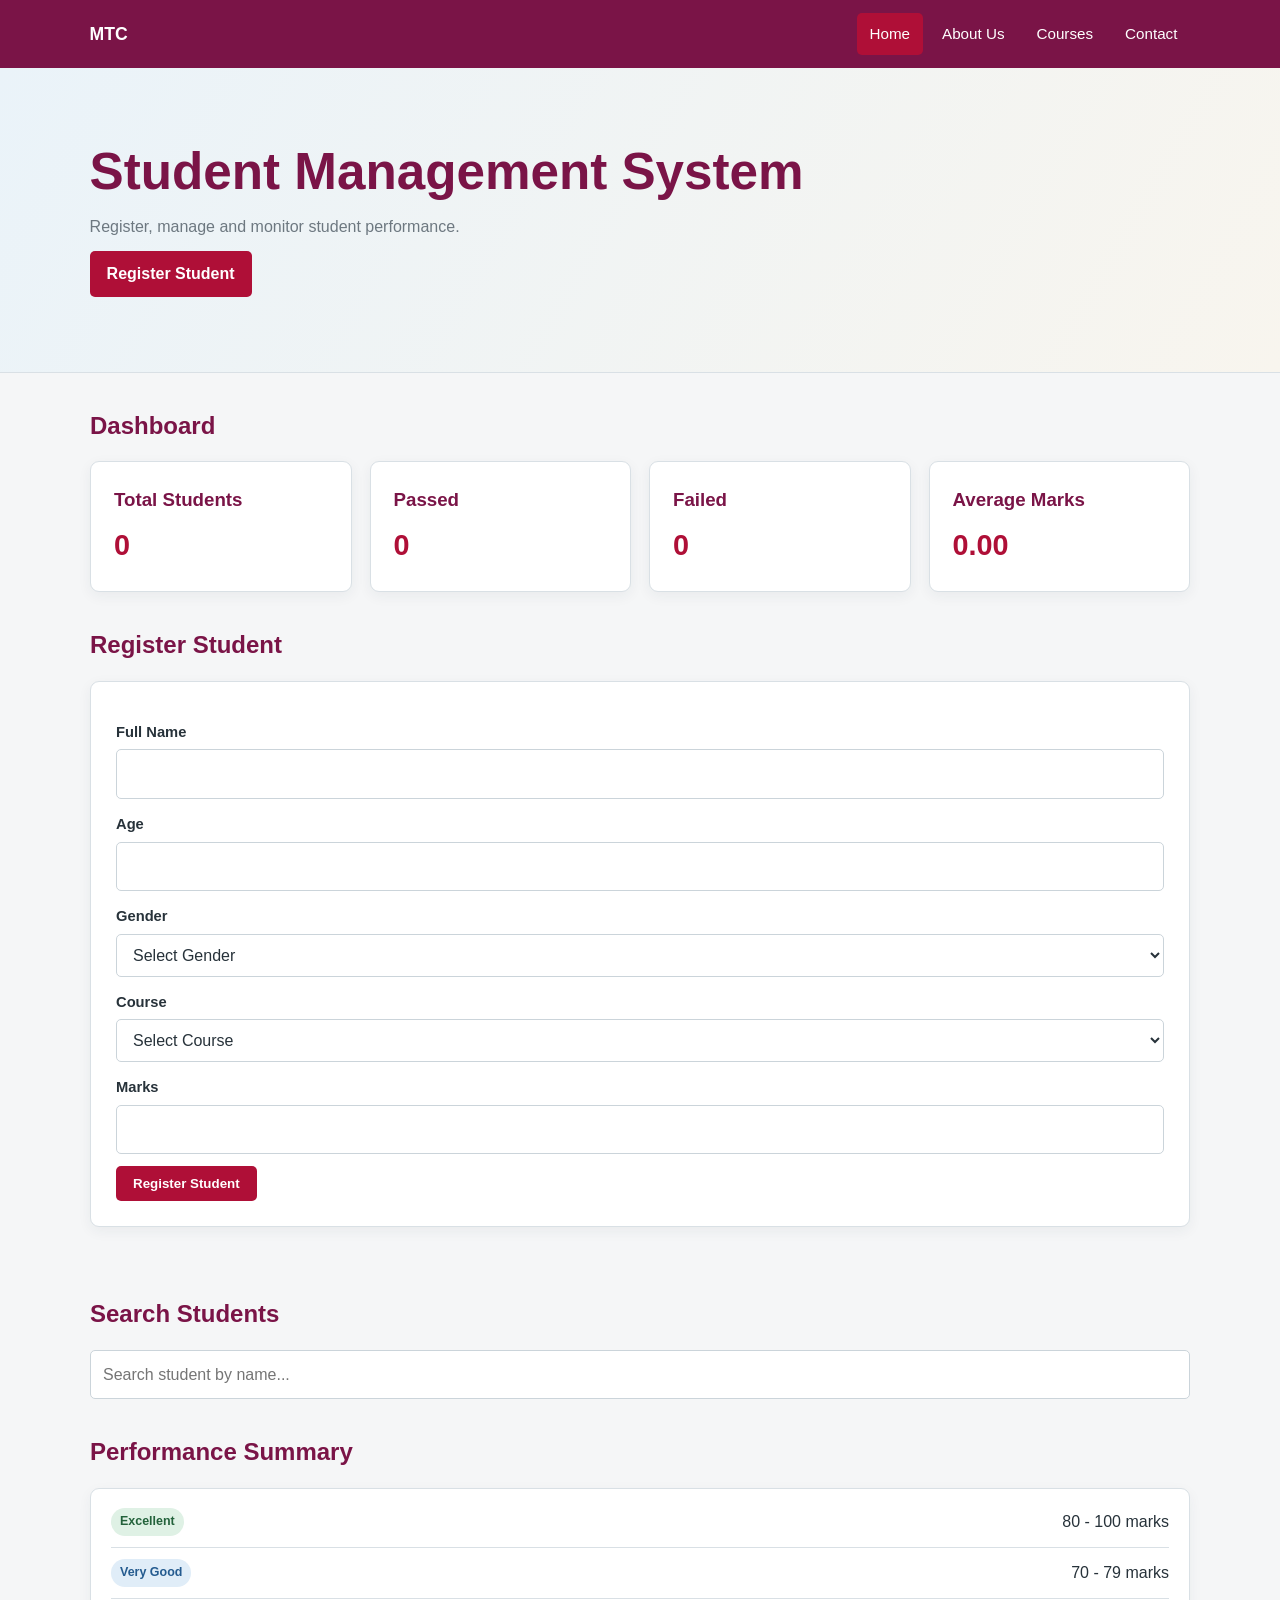
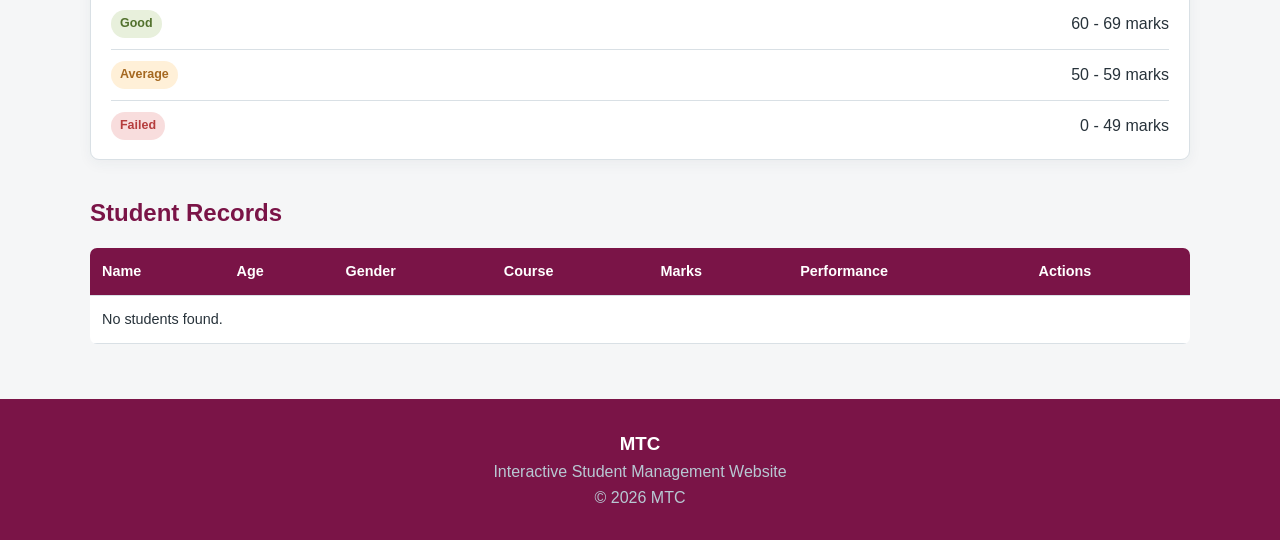
<file: index.html>
<!DOCTYPE html>
<html lang="en">
<head>
    <meta charset="UTF-8">
    <meta name="viewport" content="width=device-width, initial-scale=1.0">
    <title>Student Management System</title>
    <link rel="stylesheet" href="css/style.css">
</head>
<body>

<header>
    <nav class="navbar">
        <h2>MTC</h2>
        <button id="menuBtn">☰</button>
        <ul id="navLinks">
            <li><a class="active" href="index.html">Home</a></li>
            <li><a href="about.html">About Us</a></li>
            <li><a href="courses.html">Courses</a></li>
            <li><a href="contact.html">Contact</a></li>
        </ul>
    </nav>
</header>

<main>
    <section class="hero">
        <h1>Student Management System</h1>
        <p>Register, manage and monitor student performance.</p>
        <a href="#registration" class="btn">Register Student</a>
    </section>

    <section class="container">
        <h2>Dashboard</h2>
        <div class="stats">
            <div class="stat-card"><h3>Total Students</h3><p id="totalStudents">0</p></div>
            <div class="stat-card"><h3>Passed</h3><p id="passedStudents">0</p></div>
            <div class="stat-card"><h3>Failed</h3><p id="failedStudents">0</p></div>
            <div class="stat-card"><h3>Average Marks</h3><p id="averageMarks">0</p></div>
        </div>
    </section>

    <section class="container" id="registration">
        <h2>Register Student</h2>
        <form id="studentForm">
            <label for="name">Full Name</label>
            <input type="text" id="name">

            <label for="age">Age</label>
            <input type="number" id="age">

            <label for="gender">Gender</label>
            <select id="gender">
                <option value="">Select Gender</option>
                <option>Male</option>
                <option>Female</option>
            </select>

            <label for="course">Course</label>
            <select id="course">
                <option value="">Select Course</option>
                <option>Software Development</option>
                <option>Web Design</option>
                <option>Data Analysis</option>
                <option>Cyber Security</option>
                <option>Networking</option>
                <option>Graphic Design</option>
            </select>

            <label for="marks">Marks</label>
            <input type="number" id="marks" min="0" max="100">

            <button type="submit" class="btn">Register Student</button>
        </form>
        <p id="formMessage"></p>
    </section>

    <section class="container">
        <h2>Search Students</h2>
        <input type="text" id="searchInput" placeholder="Search student by name...">
    </section>

    <section class="container">
        <h2>Performance Summary</h2>
        <div class="performance-summary">
            <div><span class="performance-badge excellent">Excellent</span><span>80 - 100 marks</span></div>
            <div><span class="performance-badge very-good">Very Good</span><span>70 - 79 marks</span></div>
            <div><span class="performance-badge good">Good</span><span>60 - 69 marks</span></div>
            <div><span class="performance-badge average">Average</span><span>50 - 59 marks</span></div>
            <div><span class="performance-badge failed">Failed</span><span>0 - 49 marks</span></div>
        </div>
    </section>

    <section class="container">
        <h2>Student Records</h2>
        <div class="table-container">
            <table>
                <thead>
                    <tr>
                        <th>Name</th><th>Age</th><th>Gender</th><th>Course</th>
                        <th>Marks</th><th>Performance</th><th>Actions</th>
                    </tr>
                </thead>
                <tbody id="studentTableBody"></tbody>
            </table>
        </div>
    </section>
</main>

<footer>
    <h3>MTC</h3>
    <p>Interactive Student Management Website</p>
    <p>&copy; 2026 MTC</p>
</footer>

<script src="js/script.js"></script>
</body>
</html>
</file>
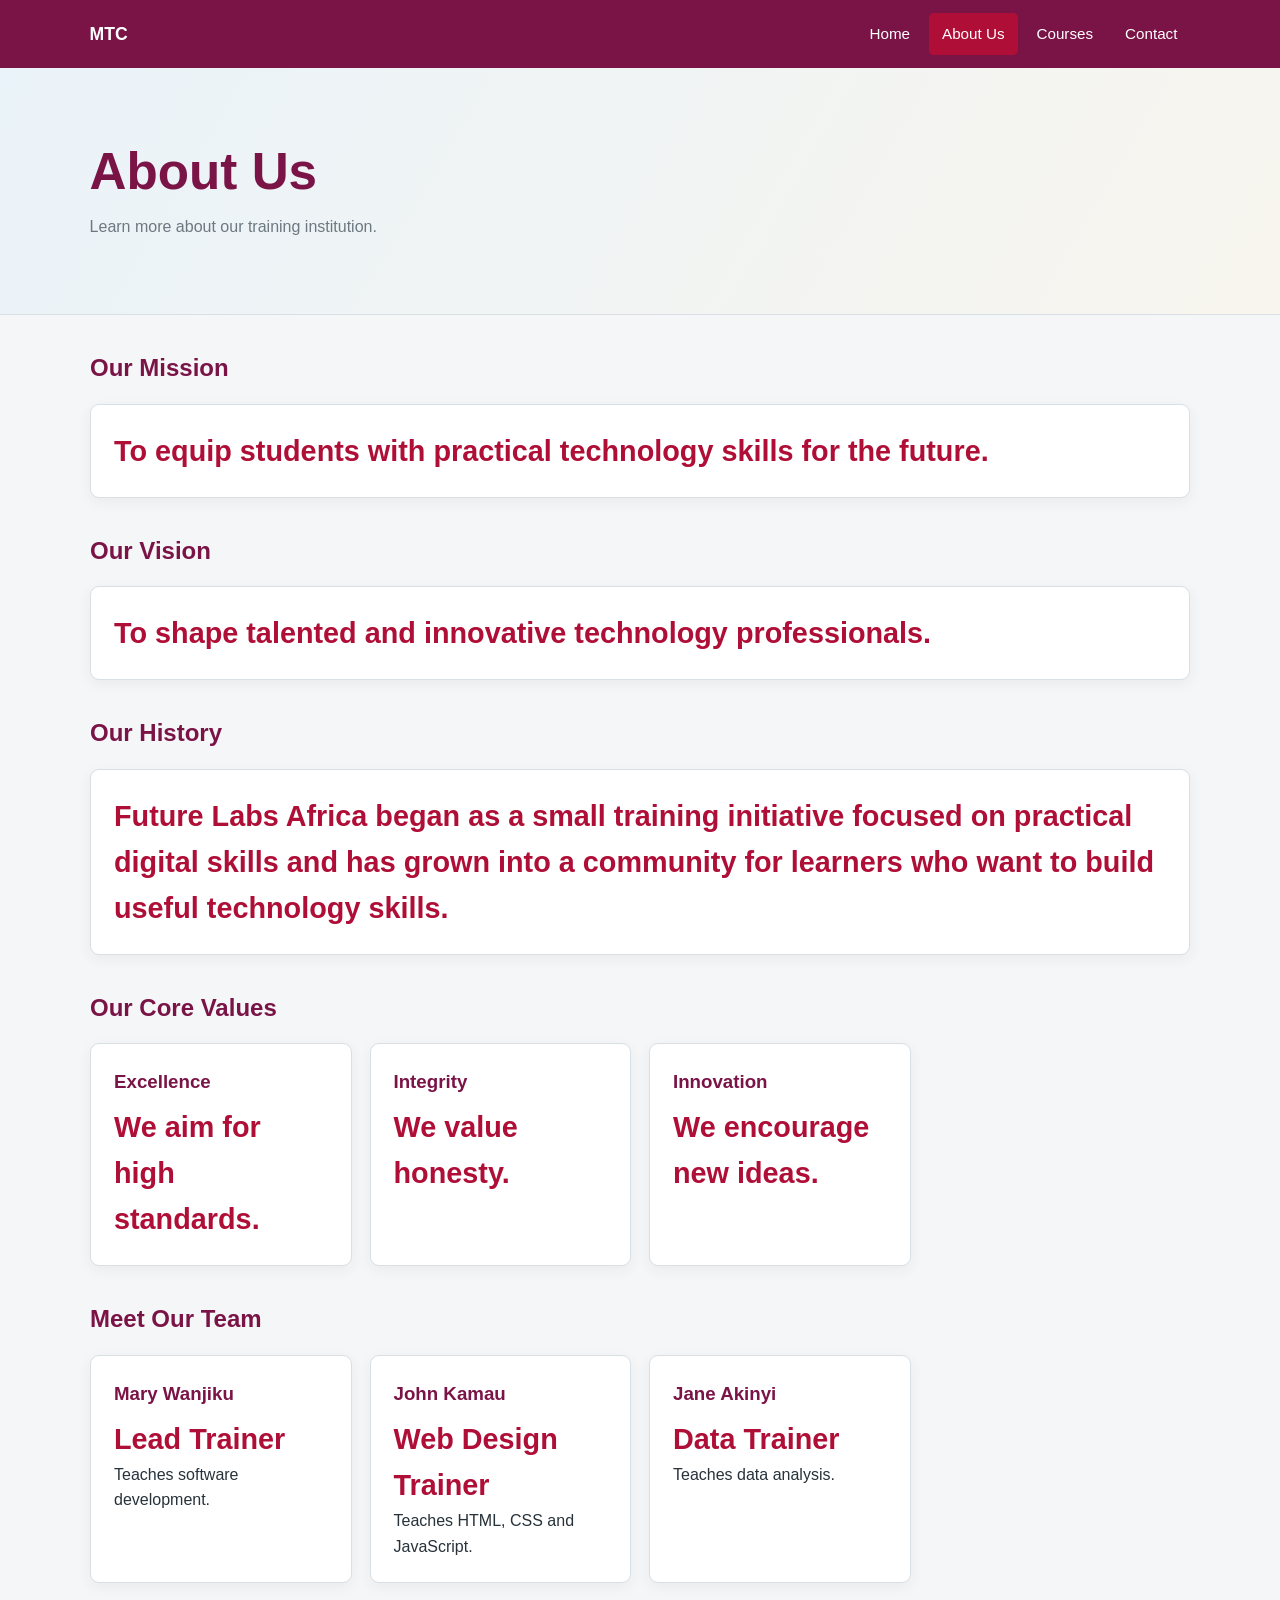
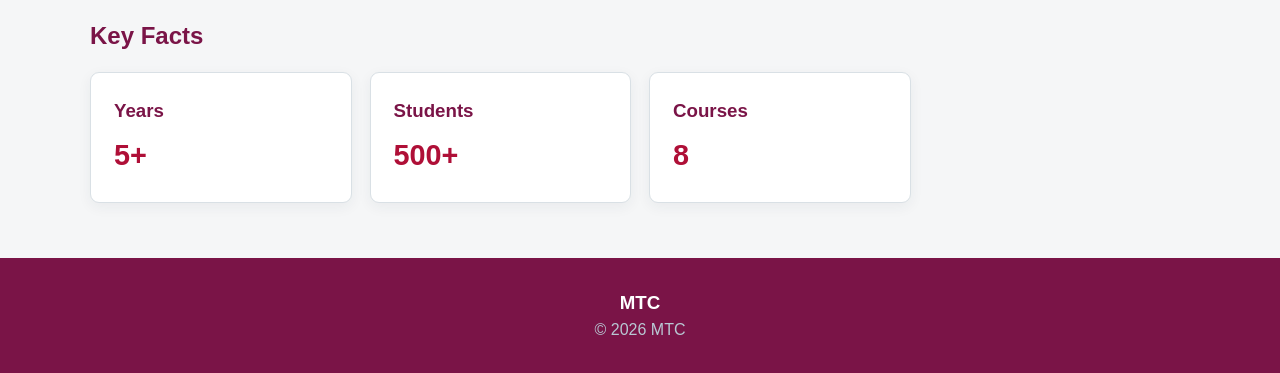
<file: about.html>
<!DOCTYPE html>
<html lang="en">
<head>
    <meta charset="UTF-8">
    <meta name="viewport" content="width=device-width, initial-scale=1.0">
    <title>About Us</title>
    <link rel="stylesheet" href="css/style.css">
</head>
<body>
<header>
    <nav class="navbar">
        <h2>MTC</h2>
        <button id="menuBtn">☰</button>
        <ul id="navLinks">
            <li><a href="index.html">Home</a></li>
            <li><a class="active" href="about.html">About Us</a></li>
            <li><a href="courses.html">Courses</a></li>
            <li><a href="contact.html">Contact</a></li>
        </ul>
    </nav>
</header>

<main>
    <section class="hero">
        <h1>About Us</h1>
        <p>Learn more about our training institution.</p>
    </section>

    <section class="container">
        <h2>Our Mission</h2>
        <div class="stat-card">
            <p>To equip students with practical technology skills for the future.</p>
        </div>
    </section>

    <section class="container">
        <h2>Our Vision</h2>
        <div class="stat-card">
            <p>To shape talented and innovative technology professionals.</p>
        </div>
    </section>

    <section class="container">
        <h2>Our History</h2>
        <div class="stat-card">
            <p>Future Labs Africa began as a small training initiative focused on practical digital skills and has grown into a community for learners who want to build useful technology skills.</p>
        </div>
    </section>

    <section class="container">
        <h2>Our Core Values</h2>
        <div class="stats">
            <div class="stat-card"><h3>Excellence</h3><p>We aim for high standards.</p></div>
            <div class="stat-card"><h3>Integrity</h3><p>We value honesty.</p></div>
            <div class="stat-card"><h3>Innovation</h3><p>We encourage new ideas.</p></div>
        </div>
    </section>

    <section class="container">
        <h2>Meet Our Team</h2>
        <div class="stats">
            <div class="stat-card"><h3>Mary Wanjiku</h3><p>Lead Trainer</p><p>Teaches software development.</p></div>
            <div class="stat-card"><h3>John Kamau</h3><p>Web Design Trainer</p><p>Teaches HTML, CSS and JavaScript.</p></div>
            <div class="stat-card"><h3>Jane Akinyi</h3><p>Data Trainer</p><p>Teaches data analysis.</p></div>
        </div>
    </section>

    <section class="container">
        <h2>Key Facts</h2>
        <div class="stats">
            <div class="stat-card"><h3>Years</h3><p>5+</p></div>
            <div class="stat-card"><h3>Students</h3><p>500+</p></div>
            <div class="stat-card"><h3>Courses</h3><p>8</p></div>
        </div>
    </section>
</main>

<footer>
    <h3>MTC</h3>
    <p>&copy; 2026 MTC</p>
</footer>

<script src="js/script.js"></script>
</body>
</html>
</file>
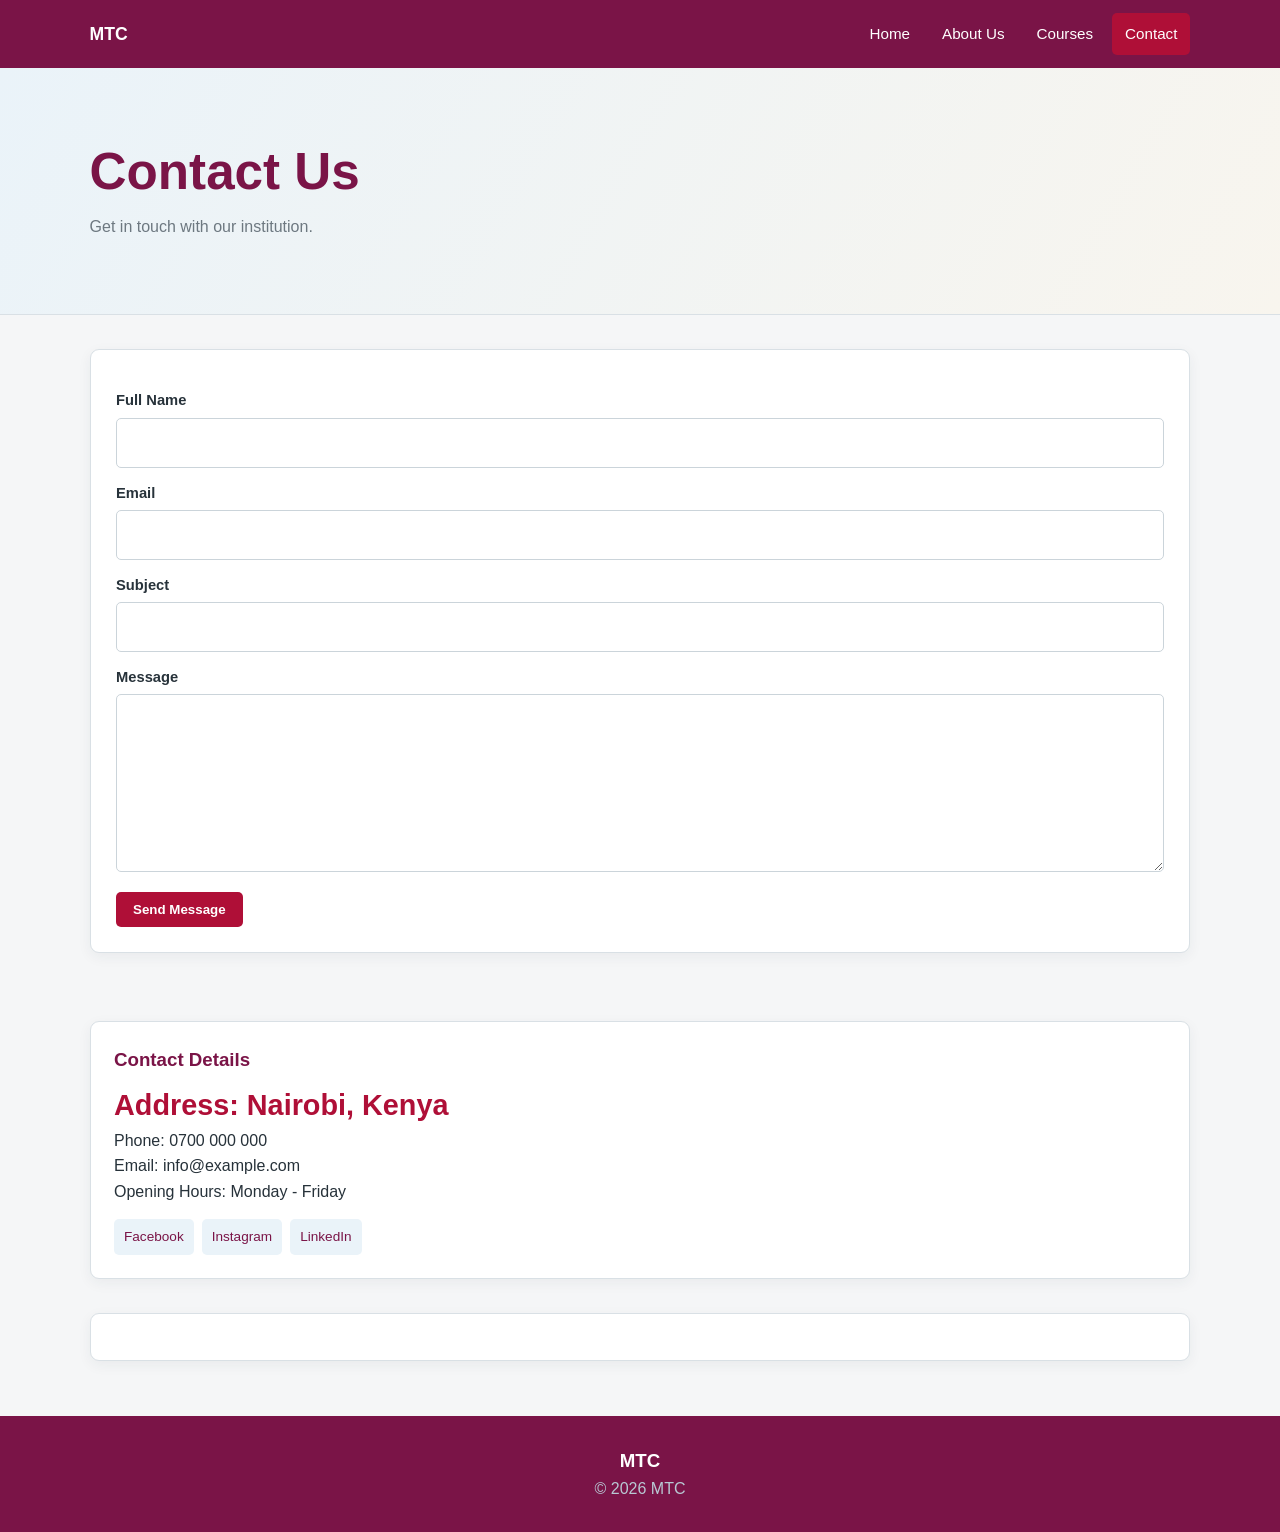
<file: contact.html>
<!DOCTYPE html>
<html lang="en">
<head>
    <meta charset="UTF-8">
    <meta name="viewport" content="width=device-width, initial-scale=1.0">
    <title>Contact Us</title>
    <link rel="stylesheet" href="css/style.css">
</head>
<body>
<header>
    <nav class="navbar">
        <h2>MTC</h2>
        <button id="menuBtn">☰</button>
        <ul id="navLinks">
            <li><a href="index.html">Home</a></li>
            <li><a href="about.html">About Us</a></li>
            <li><a href="courses.html">Courses</a></li>
            <li><a class="active" href="contact.html">Contact</a></li>
        </ul>
    </nav>
</header>

<main>
    <section class="hero">
        <h1>Contact Us</h1>
        <p>Get in touch with our institution.</p>
    </section>

    <section class="container">
        <form id="contactForm">
            <label for="contactName">Full Name</label>
            <input type="text" id="contactName">

            <label for="contactEmail">Email</label>
            <input type="email" id="contactEmail">

            <label for="contactSubject">Subject</label>
            <input type="text" id="contactSubject">

            <label for="contactMessage">Message</label>
            <textarea id="contactMessage" rows="6"></textarea>

            <button type="submit" class="btn">Send Message</button>
        </form>

        <p id="contactMessageBox"></p>
    </section>

    <section class="container">
        <div class="stat-card">
            <h3>Contact Details</h3>
            <p>Address: Nairobi, Kenya</p>
            <p>Phone: 0700 000 000</p>
            <p>Email: info@example.com</p>
            <p>Opening Hours: Monday - Friday</p>
            <div class="social-links">
                <a href="#">Facebook</a>
                <a href="#">Instagram</a>
                <a href="#">LinkedIn</a>
            </div>
        </div>
    </section>

    <section class="container">
        <div class="stat-card">
        </div>
    </section>
</main>

<footer>
    <h3>MTC</h3>
    <p>&copy; 2026 MTC</p>
</footer>

<script src="js/script.js"></script>
</body>
</html>
</file>
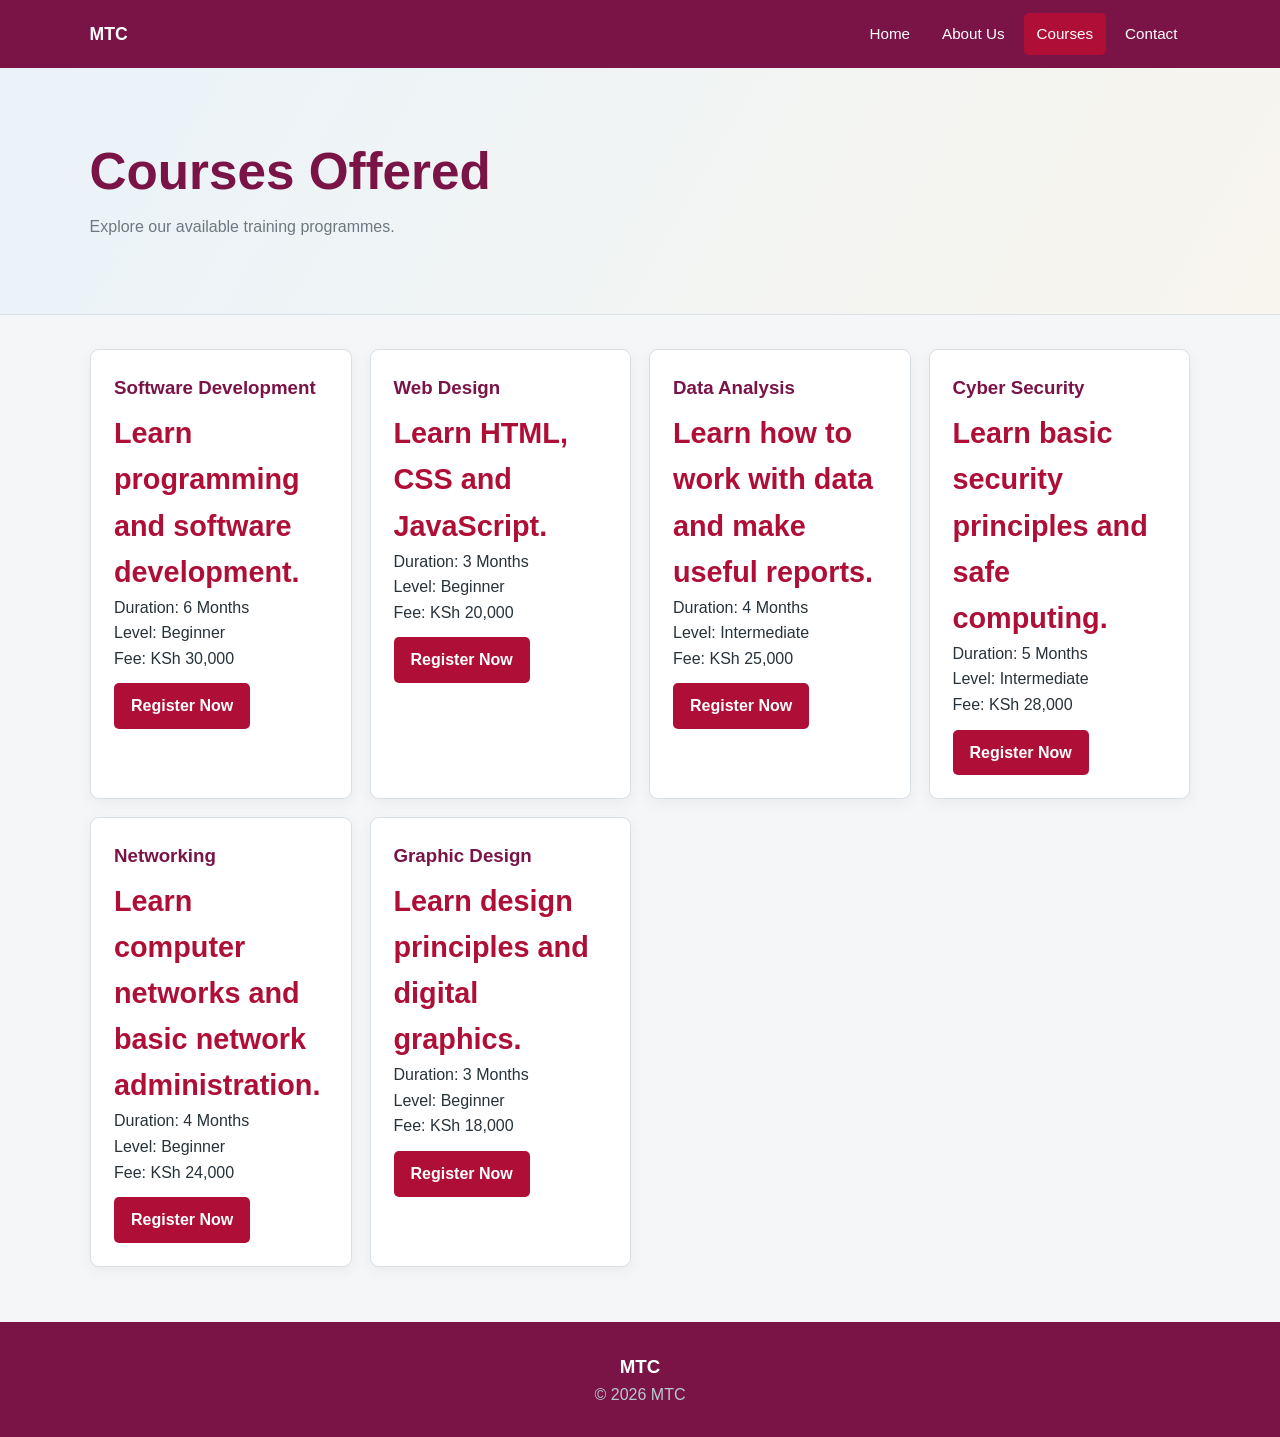
<file: courses.html>
<!DOCTYPE html>
<html lang="en">
<head>
    <meta charset="UTF-8">
    <meta name="viewport" content="width=device-width, initial-scale=1.0">
    <title>Courses</title>
    <link rel="stylesheet" href="css/style.css">
</head>
<body>
<header>
    <nav class="navbar">
        <h2>MTC</h2>
        <button id="menuBtn">☰</button>
        <ul id="navLinks">
            <li><a href="index.html">Home</a></li>
            <li><a href="about.html">About Us</a></li>
            <li><a class="active" href="courses.html">Courses</a></li>
            <li><a href="contact.html">Contact</a></li>
        </ul>
    </nav>
</header>

<main>
    <section class="hero">
        <h1>Courses Offered</h1>
        <p>Explore our available training programmes.</p>
    </section>

    <section class="container">
        <div class="stats">
            <div class="stat-card">
                <h3>Software Development</h3>
                <p>Learn programming and software development.</p>
                <p>Duration: 6 Months</p><p>Level: Beginner</p><p>Fee: KSh 30,000</p>
                <a href="index.html#registration" class="btn">Register Now</a>
            </div>
            <div class="stat-card">
                <h3>Web Design</h3>
                <p>Learn HTML, CSS and JavaScript.</p>
                <p>Duration: 3 Months</p><p>Level: Beginner</p><p>Fee: KSh 20,000</p>
                <a href="index.html#registration" class="btn">Register Now</a>
            </div>
            <div class="stat-card">
                <h3>Data Analysis</h3>
                <p>Learn how to work with data and make useful reports.</p>
                <p>Duration: 4 Months</p><p>Level: Intermediate</p><p>Fee: KSh 25,000</p>
                <a href="index.html#registration" class="btn">Register Now</a>
            </div>
            <div class="stat-card">
                <h3>Cyber Security</h3>
                <p>Learn basic security principles and safe computing.</p>
                <p>Duration: 5 Months</p><p>Level: Intermediate</p><p>Fee: KSh 28,000</p>
                <a href="index.html#registration" class="btn">Register Now</a>
            </div>
            <div class="stat-card">
                <h3>Networking</h3>
                <p>Learn computer networks and basic network administration.</p>
                <p>Duration: 4 Months</p><p>Level: Beginner</p><p>Fee: KSh 24,000</p>
                <a href="index.html#registration" class="btn">Register Now</a>
            </div>
            <div class="stat-card">
                <h3>Graphic Design</h3>
                <p>Learn design principles and digital graphics.</p>
                <p>Duration: 3 Months</p><p>Level: Beginner</p><p>Fee: KSh 18,000</p>
                <a href="index.html#registration" class="btn">Register Now</a>
            </div>
        </div>
    </section>
</main>

<footer>
    <h3>MTC</h3>
    <p>&copy; 2026 MTC</p>
</footer>

<script src="js/script.js"></script>
</body>
</html>
</file>
<file: css/style.css>
/* A simple style sheet for the whole website. */

* {
    margin: 0;
    padding: 0;
    box-sizing: border-box;
}

:root {
    --main-blue: #af0f37;
    --light-blue: #eaf3f9;
    --dark-blue: #7a1447;
    --page-bg: #f5f6f7;
    --white: #ffffff;
    --text: #27323a;
    --muted: #6d7880;
    --border: #d9e0e5;
    --green: #287a49;
    --red: #b53d3d;
    --orange: #a56820;
}

body {
    font-family: Arial, Helvetica, sans-serif;
    background: var(--page-bg);
    color: var(--text);
    line-height: 1.6;
}

a {
    color: inherit;
}

/* Navigation */
.navbar {
    background: var(--dark-blue);
    color: white;
    min-height: 68px;
    padding: 0 7%;
    display: flex;
    align-items: center;
    justify-content: space-between;
    position: sticky;
    top: 0;
    z-index: 10;
}

.navbar h2 {
    font-size: 1.1rem;
}

.navbar ul {
    display: flex;
    gap: 6px;
    list-style: none;
}

.navbar a {
    display: block;
    color: white;
    text-decoration: none;
    padding: 9px 13px;
    border-radius: 5px;
    font-size: .95rem;
}

.navbar a:hover,
.navbar a.active {
    background: var(--main-blue);
}

#menuBtn {
    display: none;
    background: transparent;
    color: white;
    border: 0;
    font-size: 25px;
    cursor: pointer;
}

/* Main headings and hero */
.hero {
    background: linear-gradient(120deg, #eaf3f9, #f8f5ee);
    padding: 75px 7%;
    border-bottom: 1px solid var(--border);
}

.hero h1 {
    max-width: 800px;
    color: var(--dark-blue);
    font-size: clamp(2rem, 5vw, 3.2rem);
    line-height: 1.15;
    margin-bottom: 12px;
}

.hero p {
    color: var(--muted);
    max-width: 650px;
}

.container {
    width: 90%;
    max-width: 1100px;
    margin: 34px auto;
}

.container > h2 {
    color: var(--dark-blue);
    margin-bottom: 16px;
}

.btn {
    display: inline-block;
    margin-top: 12px;
    background: var(--main-blue);
    color: white;
    border: 0;
    border-radius: 5px;
    padding: 10px 17px;
    text-decoration: none;
    cursor: pointer;
    font-weight: bold;
}

.btn:hover {
    background: #0f3c60;
}

/* Dashboard cards */
.stats {
    display: grid;
    grid-template-columns: repeat(4, 1fr);
    gap: 18px;
}

.stat-card {
    background: var(--white);
    padding: 23px;
    border: 1px solid var(--border);
    border-radius: 9px;
    box-shadow: 0 4px 14px rgba(30, 50, 70, .06);
}

.stat-card h3 {
    color: var(--dark-blue);
    margin-bottom: 7px;
}

.stat-card > p:first-of-type {
    font-size: 1.8rem;
    font-weight: bold;
    color: var(--main-blue);
}

/* Forms */
form {
    background: var(--white);
    padding: 25px;
    border: 1px solid var(--border);
    border-radius: 9px;
    box-shadow: 0 4px 14px rgba(30, 50, 70, .06);
}

form label {
    display: block;
    margin: 14px 0 5px;
    font-weight: bold;
    font-size: .92rem;
}

form input,
form select,
form textarea,
#searchInput {
    width: 100%;
    padding: 11px 12px;
    border: 1px solid #cbd4da;
    border-radius: 5px;
    background: white;
    font: inherit;
    color: var(--text);
}

form input:focus,
form select:focus,
form textarea:focus,
#searchInput:focus {
    outline: 2px solid #c7dceb;
    border-color: var(--main-blue);
}

#formMessage,
#contactMessageBox {
    min-height: 24px;
    margin-top: 10px;
    font-weight: bold;
}

.success {
    color: var(--green);
}

.error {
    color: var(--red);
}

/* Student table */
.table-container {
    overflow-x: auto;
    border-radius: 7px;
}

table {
    width: 100%;
    min-width: 760px;
    border-collapse: collapse;
    background: white;
}

th,
td {
    padding: 12px;
    border-bottom: 1px solid var(--border);
    text-align: left;
    font-size: .9rem;
}

th {
    background: var(--dark-blue);
    color: white;
}

tbody tr:hover {
    background: #f3f7fa;
}

.action-btn {
    padding: 6px 9px;
    border: 0;
    border-radius: 4px;
    background: #edf2f5;
    color: var(--dark-blue);
    cursor: pointer;
    margin: 2px;
}

.action-btn:hover {
    background: #dce7ee;
}

/* Performance labels */
.performance-summary {
    background: white;
    border: 1px solid var(--border);
    border-radius: 9px;
    padding: 8px 20px;
    box-shadow: 0 4px 14px rgba(30, 50, 70, .05);
}

.performance-summary div {
    display: flex;
    align-items: center;
    justify-content: space-between;
    gap: 15px;
    padding: 11px 0;
    border-bottom: 1px solid var(--border);
}

.performance-summary div:last-child {
    border-bottom: 0;
}

.performance-badge {
    display: inline-block;
    padding: 4px 9px;
    border-radius: 20px;
    font-size: .78rem;
    font-weight: bold;
}

.excellent { background: #dff1e5; color: #23623b; }
.very-good { background: #e0edf8; color: #245b8f; }
.good { background: #e8f0dc; color: #52712d; }
.average { background: #fff0d8; color: var(--orange); }
.failed { background: #f8dddd; color: var(--red); }

/* About and course cards */
.course-card p,
.team-card p,
.about-box p {
    color: var(--muted);
}

.course-grid,
.team-grid,
.value-grid {
    display: grid;
    grid-template-columns: repeat(3, 1fr);
    gap: 18px;
}

.course-card,
.team-card,
.about-box {
    background: white;
    border: 1px solid var(--border);
    border-radius: 9px;
    padding: 22px;
    box-shadow: 0 4px 14px rgba(30, 50, 70, .05);
}

.course-card h3,
.team-card h3,
.about-box h3 {
    color: var(--dark-blue);
    margin-bottom: 8px;
}

.course-card .btn {
    margin-top: 10px;
}

.team-card {
    text-align: center;
}

.team-card p:first-of-type {
    color: var(--main-blue);
    font-weight: bold;
}

.key-facts {
    display: grid;
    grid-template-columns: repeat(3, 1fr);
    gap: 18px;
}

/* Contact */
.social-links {
    display: flex;
    flex-wrap: wrap;
    gap: 8px;
    margin-top: 15px;
}

.social-links a {
    background: var(--light-blue);
    color: var(--dark-blue);
    text-decoration: none;
    padding: 7px 10px;
    border-radius: 5px;
    font-size: .85rem;
}

.map-placeholder {
    margin-top: 20px;
    min-height: 180px;
    border: 2px dashed #c4d0d8;
    border-radius: 8px;
    background: #f1f5f7;
    display: grid;
    place-items: center;
    text-align: center;
    color: var(--muted);
}

/* Footer */
footer {
    margin-top: 55px;
    background: var(--dark-blue);
    color: white;
    text-align: center;
    padding: 30px 20px;
}

footer p {
    color: #b8c8d3;
}

/* Responsive layout */
@media (max-width: 850px) {
    .stats,
    .course-grid,
    .team-grid,
    .value-grid {
        grid-template-columns: repeat(2, 1fr);
    }

    .key-facts {
        grid-template-columns: repeat(2, 1fr);
    }
}

@media (max-width: 600px) {
    #menuBtn {
        display: block;
    }

    .navbar {
        flex-wrap: wrap;
    }

    .navbar ul {
        display: none;
        width: 100%;
        flex-direction: column;
        padding: 10px 0 15px;
    }

    .navbar ul.show {
        display: flex;
    }

    .navbar a {
        padding: 10px;
    }

    .hero {
        padding: 58px 7%;
    }

    .stats,
    .course-grid,
    .team-grid,
    .value-grid,
    .key-facts {
        grid-template-columns: 1fr;
    }

    .container {
        width: 92%;
    }
}
</file>
